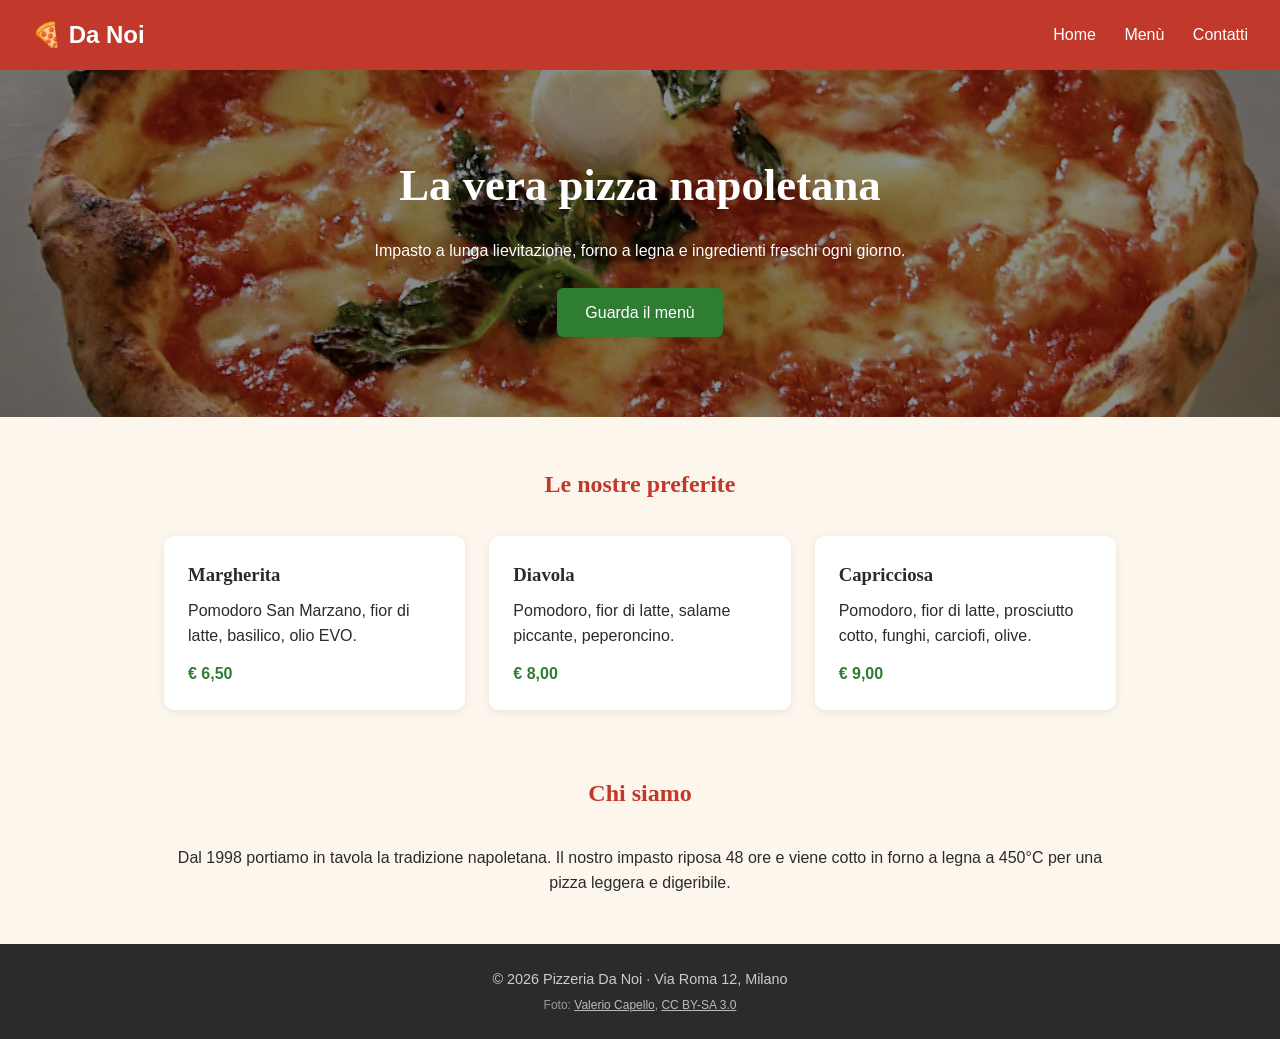
<file: index.html>
<!DOCTYPE html>
<html lang="it">
<head>
  <meta charset="UTF-8">
  <meta name="viewport" content="width=device-width, initial-scale=1.0">
  <title>Pizzeria Da Noi</title>
  <link rel="icon" type="image/svg+xml" href="favicon.svg">
  <link rel="stylesheet" href="css/style.css?v=2">
</head>
<body>
  <header class="header">
    <a href="index.html" class="logo">🍕 Da Noi</a>
    <nav>
      <a href="index.html">Home</a>
      <a href="menu.html">Menù</a>
      <a href="contatti.html">Contatti</a>
    </nav>
  </header>

  <section class="hero">
    <h1>La vera pizza napoletana</h1>
    <p>Impasto a lunga lievitazione, forno a legna e ingredienti freschi ogni giorno.</p>
    <a href="menu.html" class="btn">Guarda il menù</a>
  </section>

  <main class="container">
    <h2 class="section-title">Le nostre preferite</h2>
    <div class="cards">
      <article class="card">
        <h3>Margherita</h3>
        <p>Pomodoro San Marzano, fior di latte, basilico, olio EVO.</p>
        <span class="price">€ 6,50</span>
      </article>
      <article class="card">
        <h3>Diavola</h3>
        <p>Pomodoro, fior di latte, salame piccante, peperoncino.</p>
        <span class="price">€ 8,00</span>
      </article>
      <article class="card">
        <h3>Capricciosa</h3>
        <p>Pomodoro, fior di latte, prosciutto cotto, funghi, carciofi, olive.</p>
        <span class="price">€ 9,00</span>
      </article>
    </div>

    <section class="about">
      <h2 class="section-title">Chi siamo</h2>
      <p>Dal 1998 portiamo in tavola la tradizione napoletana. Il nostro impasto riposa 48 ore e viene cotto in forno a legna a 450°C per una pizza leggera e digeribile.</p>
    </section>
  </main>

  <footer class="footer">
    <p>&copy; 2026 Pizzeria Da Noi &middot; Via Roma 12, Milano</p>
    <p class="credits">Foto: <a href="https://commons.wikimedia.org/wiki/File:Eq_it-na_pizza-margherita_sep2005_sml.jpg">Valerio Capello</a>, <a href="https://creativecommons.org/licenses/by-sa/3.0/">CC BY-SA 3.0</a></p>
  </footer>
</body>
</html>
</file>
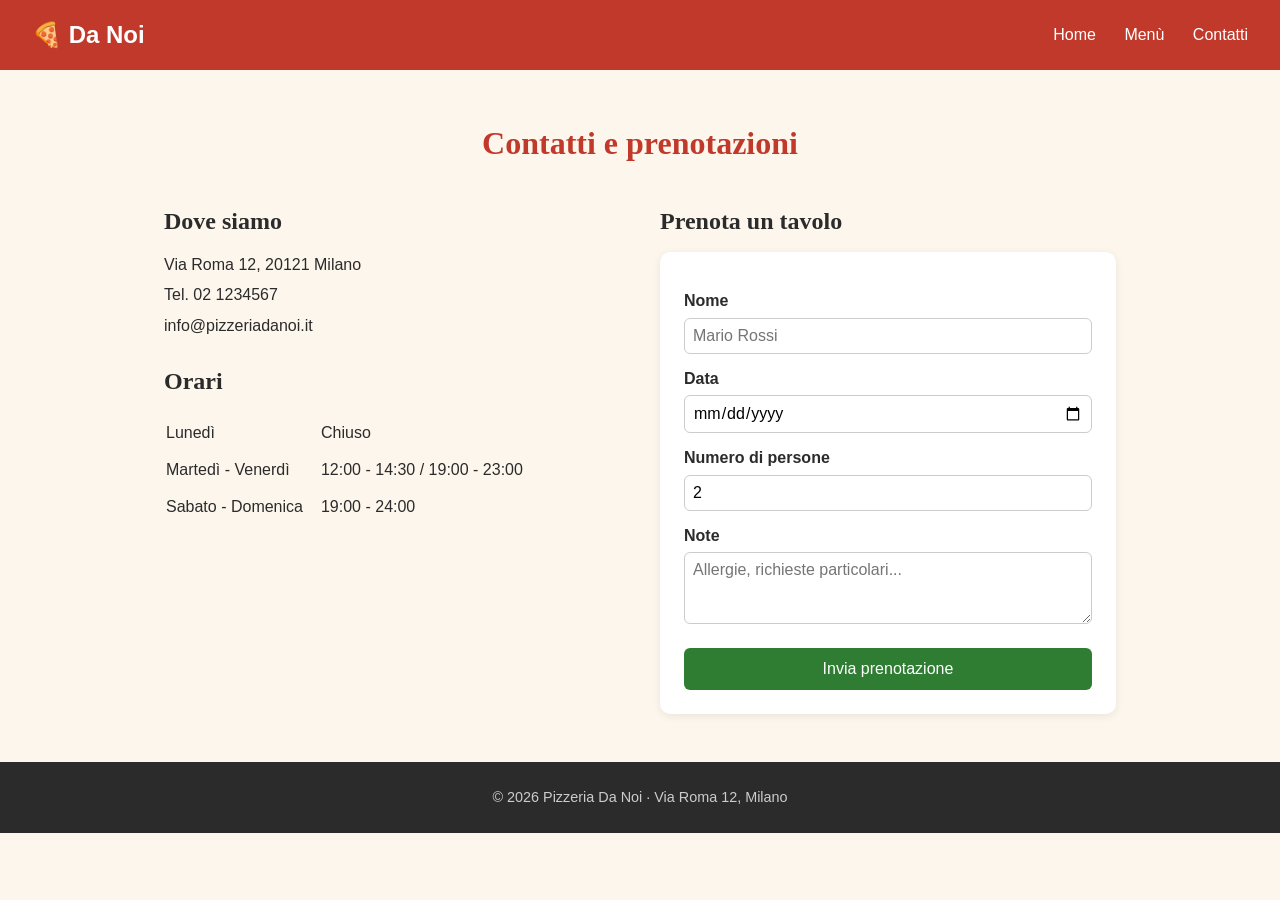
<file: contatti.html>
<!DOCTYPE html>
<html lang="it">
<head>
  <meta charset="UTF-8">
  <meta name="viewport" content="width=device-width, initial-scale=1.0">
  <title>Contatti - Pizzeria Da Noi</title>
  <link rel="icon" type="image/svg+xml" href="favicon.svg">
  <link rel="stylesheet" href="css/style.css?v=2">
</head>
<body>
  <header class="header">
    <a href="index.html" class="logo">🍕 Da Noi</a>
    <nav>
      <a href="index.html">Home</a>
      <a href="menu.html">Menù</a>
      <a href="contatti.html">Contatti</a>
    </nav>
  </header>

  <main class="container">
    <h1 class="page-title">Contatti e prenotazioni</h1>

    <div class="contact-grid">
      <section class="info">
        <h2>Dove siamo</h2>
        <p>Via Roma 12, 20121 Milano</p>
        <p>Tel. 02 1234567</p>
        <p>info@pizzeriadanoi.it</p>

        <h2>Orari</h2>
        <table class="hours">
          <tr><td>Lunedì</td><td>Chiuso</td></tr>
          <tr><td>Martedì - Venerdì</td><td>12:00 - 14:30 / 19:00 - 23:00</td></tr>
          <tr><td>Sabato - Domenica</td><td>19:00 - 24:00</td></tr>
        </table>
      </section>

      <section class="booking">
        <h2>Prenota un tavolo</h2>
        <form>
          <label for="nome">Nome</label>
          <input type="text" id="nome" name="nome" placeholder="Mario Rossi">

          <label for="data">Data</label>
          <input type="date" id="data" name="data">

          <label for="persone">Numero di persone</label>
          <input type="number" id="persone" name="persone" min="1" max="20" value="2">

          <label for="note">Note</label>
          <textarea id="note" name="note" rows="3" placeholder="Allergie, richieste particolari..."></textarea>

          <button type="submit" class="btn">Invia prenotazione</button>
        </form>
      </section>
    </div>
  </main>

  <footer class="footer">
    <p>&copy; 2026 Pizzeria Da Noi &middot; Via Roma 12, Milano</p>
  </footer>
</body>
</html>
</file>
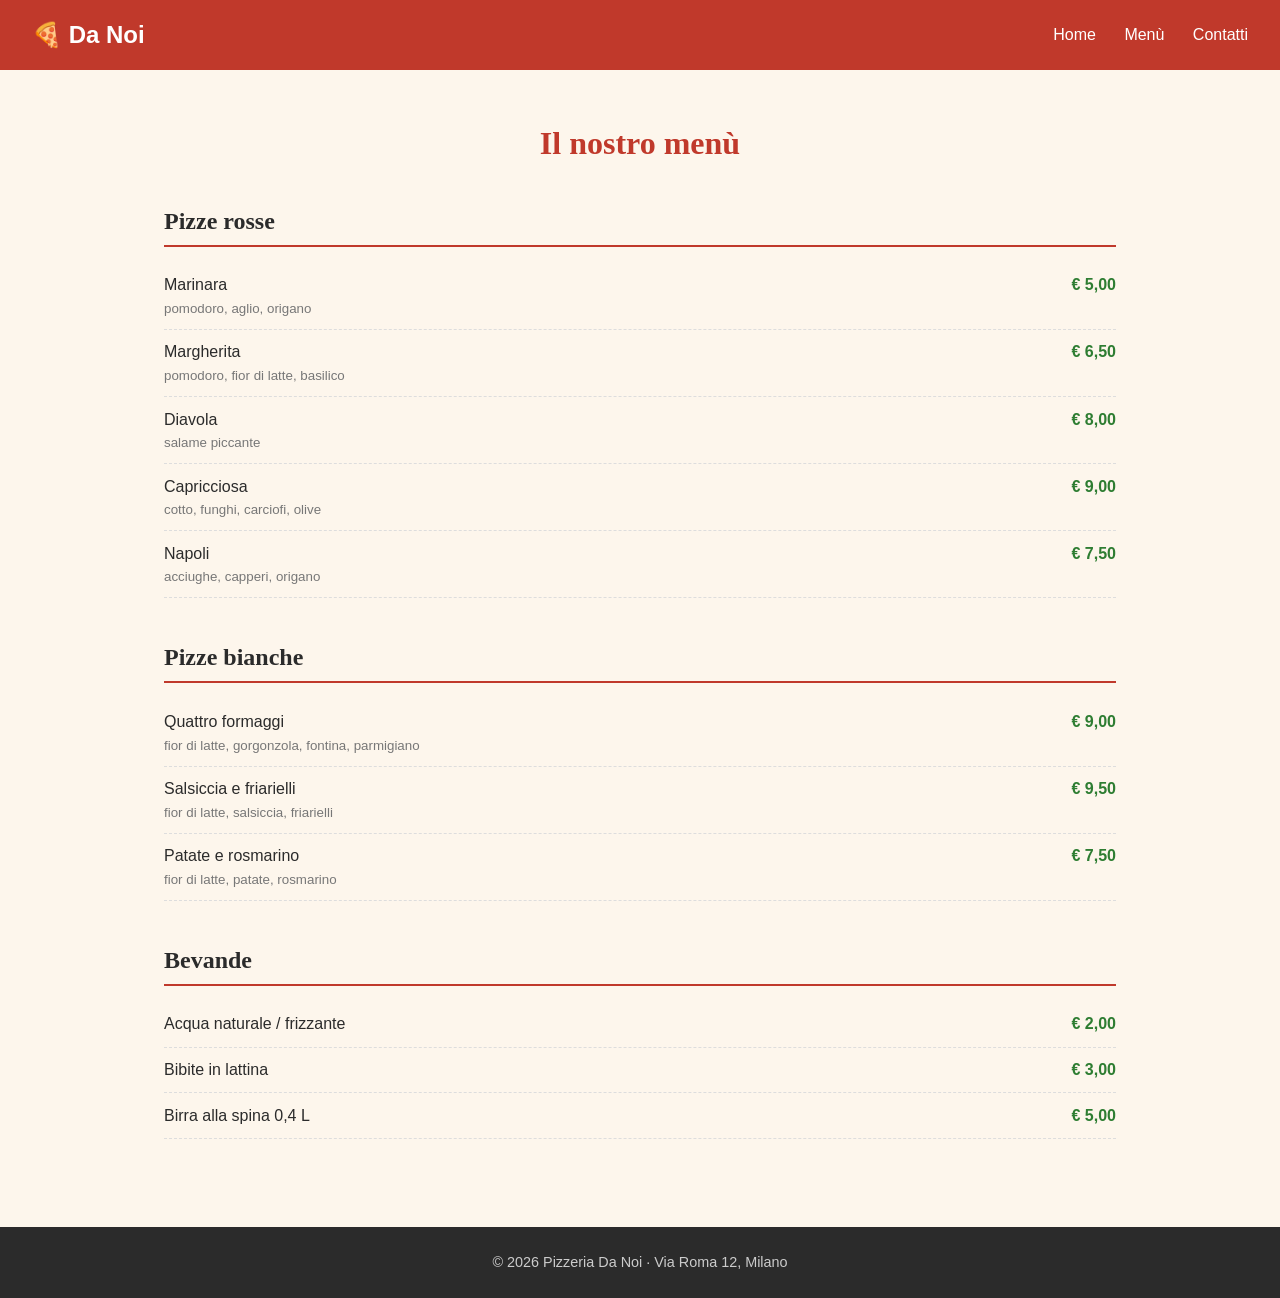
<file: menu.html>
<!DOCTYPE html>
<html lang="it">
<head>
  <meta charset="UTF-8">
  <meta name="viewport" content="width=device-width, initial-scale=1.0">
  <title>Menù - Pizzeria Da Noi</title>
  <link rel="icon" type="image/svg+xml" href="favicon.svg">
  <link rel="stylesheet" href="css/style.css?v=2">
</head>
<body>
  <header class="header">
    <a href="index.html" class="logo">🍕 Da Noi</a>
    <nav>
      <a href="index.html">Home</a>
      <a href="menu.html">Menù</a>
      <a href="contatti.html">Contatti</a>
    </nav>
  </header>

  <main class="container">
    <h1 class="page-title">Il nostro menù</h1>

    <section class="menu-section">
      <h2>Pizze rosse</h2>
      <ul class="menu-list">
        <li><span>Marinara <small>pomodoro, aglio, origano</small></span><span class="price">€ 5,00</span></li>
        <li><span>Margherita <small>pomodoro, fior di latte, basilico</small></span><span class="price">€ 6,50</span></li>
        <li><span>Diavola <small>salame piccante</small></span><span class="price">€ 8,00</span></li>
        <li><span>Capricciosa <small>cotto, funghi, carciofi, olive</small></span><span class="price">€ 9,00</span></li>
        <li><span>Napoli <small>acciughe, capperi, origano</small></span><span class="price">€ 7,50</span></li>
      </ul>
    </section>

    <section class="menu-section">
      <h2>Pizze bianche</h2>
      <ul class="menu-list">
        <li><span>Quattro formaggi <small>fior di latte, gorgonzola, fontina, parmigiano</small></span><span class="price">€ 9,00</span></li>
        <li><span>Salsiccia e friarielli <small>fior di latte, salsiccia, friarielli</small></span><span class="price">€ 9,50</span></li>
        <li><span>Patate e rosmarino <small>fior di latte, patate, rosmarino</small></span><span class="price">€ 7,50</span></li>
      </ul>
    </section>

    <section class="menu-section">
      <h2>Bevande</h2>
      <ul class="menu-list">
        <li><span>Acqua naturale / frizzante</span><span class="price">€ 2,00</span></li>
        <li><span>Bibite in lattina</span><span class="price">€ 3,00</span></li>
        <li><span>Birra alla spina 0,4 L</span><span class="price">€ 5,00</span></li>
      </ul>
    </section>
  </main>

  <footer class="footer">
    <p>&copy; 2026 Pizzeria Da Noi &middot; Via Roma 12, Milano</p>
  </footer>
</body>
</html>
</file>
<file: css/style.css>
:root {
  --rosso: #c0392b;
  --rosso-scuro: #962d22;
  --crema: #fdf6ec;
  --verde: #2e7d32;
  --testo: #2b2b2b;
  --font-titoli: Georgia, "Times New Roman", serif;
  --font-testo: "Helvetica Neue", Arial, sans-serif;
}

* {
  margin: 0;
  padding: 0;
  box-sizing: border-box;
}

body {
  font-family: var(--font-testo);
  background: var(--crema);
  color: var(--testo);
  line-height: 1.6;
}

h1, h2, h3 {
  font-family: var(--font-titoli);
}

/* Header */
.header {
  display: flex;
  justify-content: space-between;
  align-items: center;
  padding: 1rem 2rem;
  background: var(--rosso);
}

.logo {
  color: #fff;
  font-size: 1.5rem;
  font-weight: bold;
  text-decoration: none;
}

.header nav a {
  color: #fff;
  text-decoration: none;
  margin-left: 1.5rem;
}

.header nav a:hover {
  text-decoration: underline;
}

/* Hero */
.hero {
  text-align: center;
  padding: 5rem 1rem;
  background: linear-gradient(rgba(0, 0, 0, 0.45), rgba(0, 0, 0, 0.45)),
    url("../img/pizza-margherita.jpg") center / cover no-repeat;
  color: #fff;
}

.hero h1 {
  font-size: 2.8rem;
  margin-bottom: 1rem;
}

.btn {
  display: inline-block;
  margin-top: 1.5rem;
  padding: 0.75rem 1.75rem;
  background: var(--verde);
  color: #fff;
  border: none;
  border-radius: 6px;
  font-size: 1rem;
  text-decoration: none;
  cursor: pointer;
}

.btn:hover {
  opacity: 0.9;
}

/* Contenuto */
.container {
  max-width: 1000px;
  margin: 0 auto;
  padding: 3rem 1.5rem;
}

.section-title,
.page-title {
  text-align: center;
  margin-bottom: 2rem;
  color: var(--rosso);
}

.cards {
  display: grid;
  grid-template-columns: repeat(3, 1fr);
  gap: 1.5rem;
}

.card {
  background: #fff;
  padding: 1.5rem;
  border-radius: 10px;
  box-shadow: 0 2px 8px rgba(0, 0, 0, 0.08);
}

.card h3 {
  margin-bottom: 0.5rem;
}

.price {
  display: inline-block;
  margin-top: 0.75rem;
  font-weight: bold;
  color: var(--verde);
}

.about {
  margin-top: 4rem;
  text-align: center;
}

/* Footer */
.footer {
  text-align: center;
  padding: 1.5rem;
  background: var(--testo);
  color: #ccc;
  font-size: 0.9rem;
}

/* Menù */
.menu-section {
  margin-bottom: 2.5rem;
}

.menu-section h2 {
  border-bottom: 2px solid var(--rosso);
  padding-bottom: 0.3rem;
  margin-bottom: 1rem;
}

.menu-list {
  list-style: none;
}

.menu-list li {
  display: flex;
  justify-content: space-between;
  align-items: baseline;
  padding: 0.6rem 0;
  border-bottom: 1px dashed #ddd;
}

.menu-list small {
  display: block;
  color: #777;
}

.menu-list .price {
  margin-top: 0;
}

/* Contatti */
.contact-grid {
  display: grid;
  grid-template-columns: 1fr 1fr;
  gap: 2.5rem;
}

.info h2,
.booking h2 {
  margin-bottom: 0.75rem;
}

.info p {
  margin-bottom: 0.3rem;
}

.info h2:not(:first-child) {
  margin-top: 1.5rem;
}

.hours td {
  padding: 0.3rem 1rem 0.3rem 0;
}

.booking form {
  display: flex;
  flex-direction: column;
  background: #fff;
  padding: 1.5rem;
  border-radius: 10px;
  box-shadow: 0 2px 8px rgba(0, 0, 0, 0.08);
}

.booking label {
  margin-top: 0.75rem;
  font-weight: bold;
}

.booking input,
.booking textarea {
  padding: 0.5rem;
  margin-top: 0.25rem;
  border: 1px solid #ccc;
  border-radius: 6px;
  font-family: inherit;
  font-size: 1rem;
}

/* Responsive */
@media (max-width: 768px) {
  .header {
    flex-direction: column;
    gap: 0.5rem;
  }

  .header nav a {
    margin: 0 0.75rem;
  }

  .hero h1 {
    font-size: 2rem;
  }

  .cards,
  .contact-grid {
    grid-template-columns: 1fr;
  }
}

.credits {
  margin-top: 0.3rem;
  font-size: 0.75rem;
  color: #999;
}

.credits a {
  color: #bbb;
}
</file>
